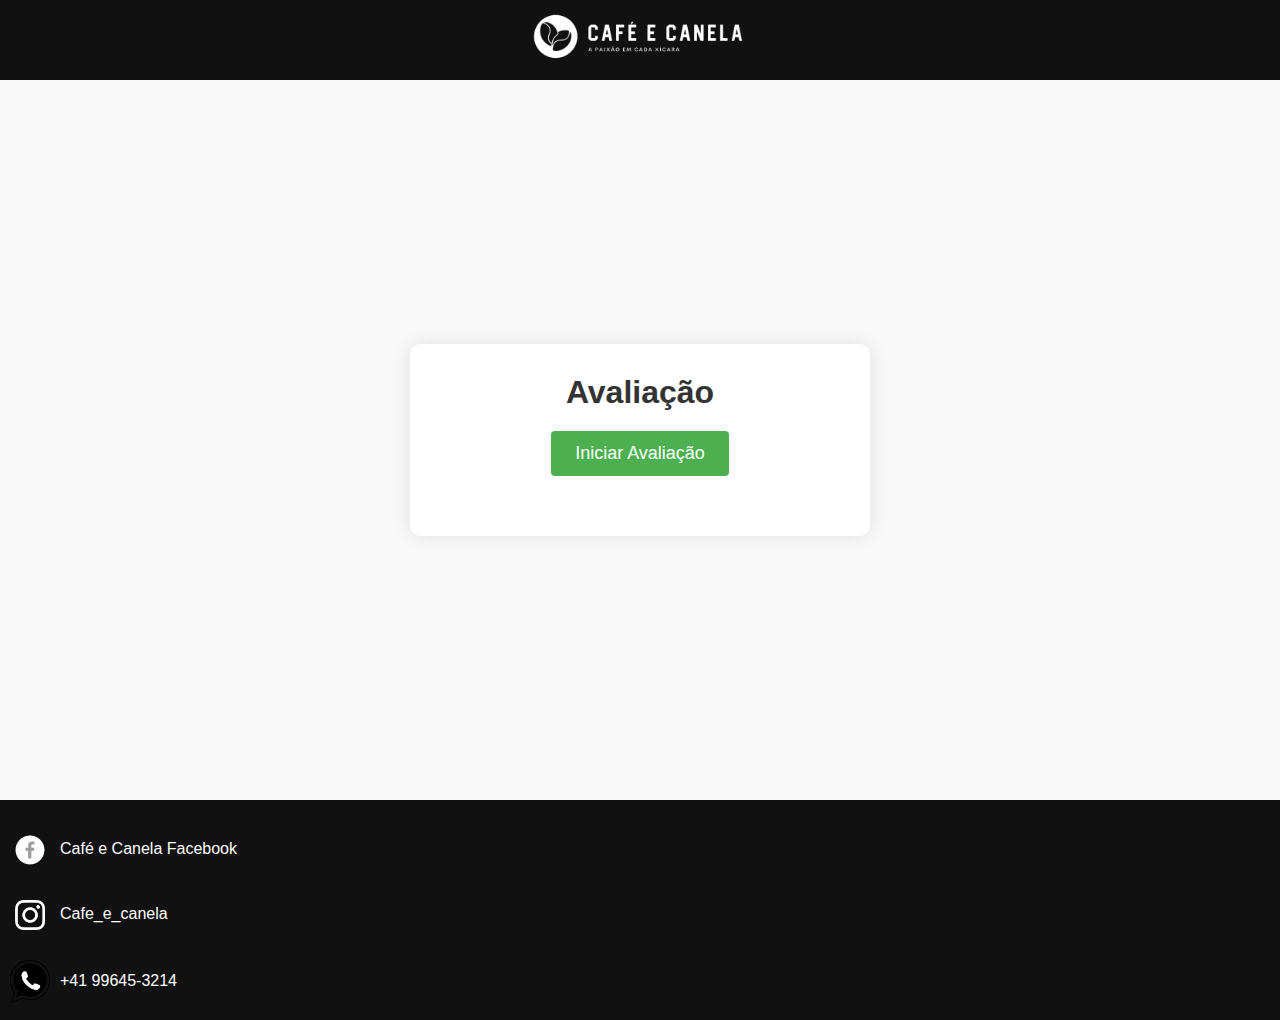
<file: Site - Cafe 3/View/AvalicaoPage/index.html>
<!DOCTYPE html>
<html lang="en">
<head>
    <meta charset="UTF-8">
    <meta name="viewport" content="width=device-width, initial-scale=1.0">
    <link rel="stylesheet" type="text/css" href="style.css">
    <title>Avaliação</title>
</head>
<body>
    <header>
        <a href="../../View/Home/index.html"><img src="../../IMG/white-logo.png" alt="Logo escrito Café e Canela em branco"></a>
    </header>

    <main>
        <div class="container">
            <h1>Avaliação</h1>
            <button onclick="iniciarAvaliacao()">Iniciar Avaliação</button>
            <div id="resultado"></div>
        </div>
    </main>
    <footer>
        <a href="#"><img src="../../IMG/facebook.png" alt="Logo do facebook">Café e Canela Facebook</a>
        <a href="#"><img src="../../IMG/intagram.png" alt="Logo do instagram" style="width: 30px; margin-left: 5px; margin-right: 15px;">Cafe_e_canela</a>
        <a href="tel:+5541996453214"><img src="../../IMG/whatsapp.png" alt="Logo do whatsapp">+41 99645-3214</a>
    </footer>
    <script src="script.js"></script>
</body>
</html>
</file>
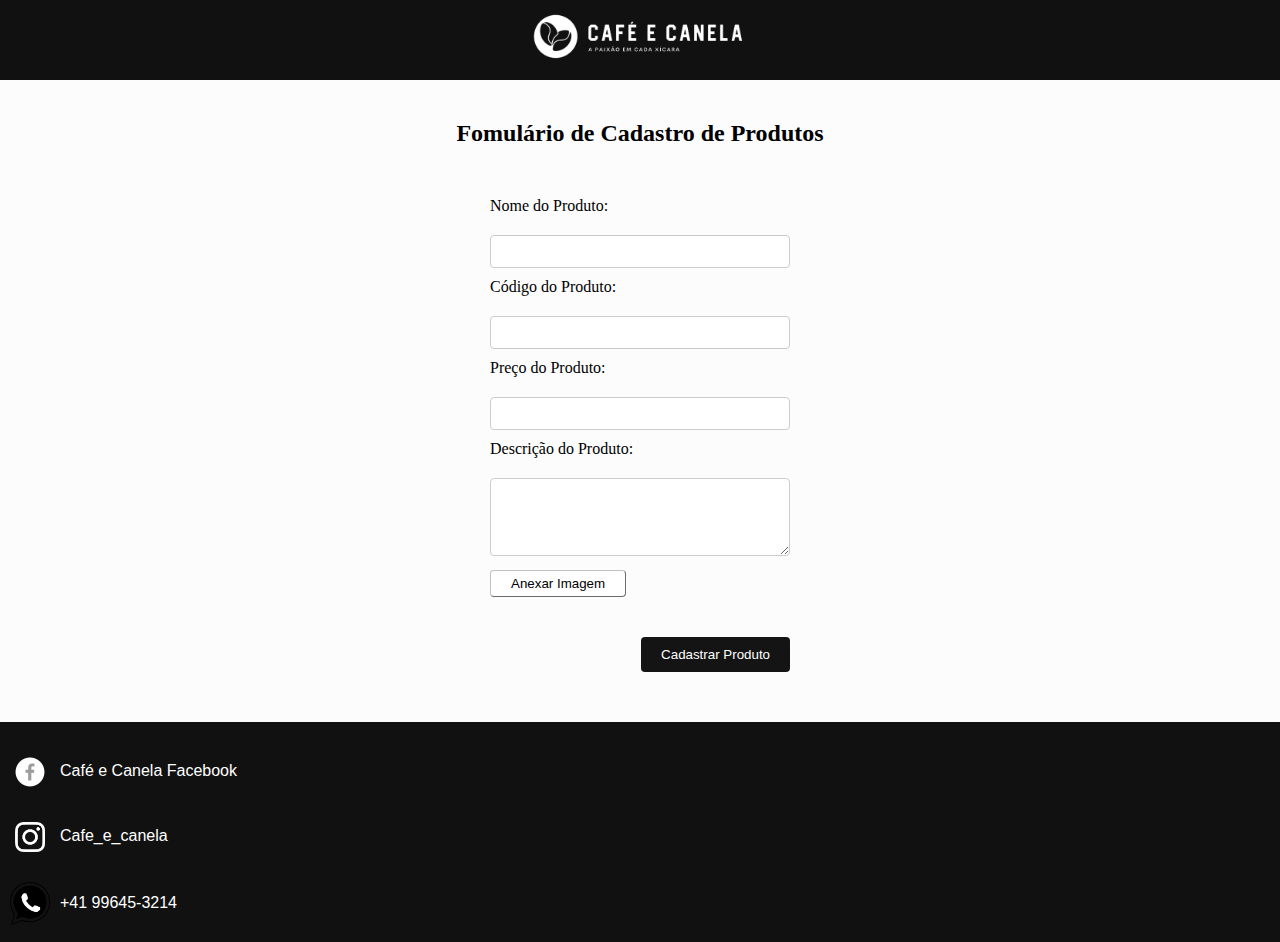
<file: Site - Cafe 3/View/CadastroProdutosPage/index.html>
<!DOCTYPE html>
<html lang="pt-br">
<head>
    <meta charset="UTF-8">
    <meta name="viewport" content="width=device-width, initial-scale=1.0">
    <title>História do Café</title>
    <link rel="stylesheet" type="text/css" href="style.css">
</head>
<body>
    <header>
        <a href="../../View/Home/index.html"><img src="../../IMG/white-logo.png" alt="Logo escrito Café e Canela em branco"></a>
    </header>
    <main>
        <h2>Fomulário de Cadastro de Produtos</h2>
        <section class="container-1">
            <form action="..." method="...">
                <div class="campo">
                    <label for="prod_nome">Nome do Produto:</label>
                    <input type="text" id="prod_nome" name="prod_nome" required>
                </div>

                <div class="campo">
                    <label for="prod_code">Código do Produto:</label>
                    <input type="text" id="prod_code" name="prod_code" required>
                </div>

                <div class="campo">
                    <label for="prod_preco">Preço do Produto:</label>
                    <input type="number" id="prod_preco" name="prod_preco" required>
                </div>

                <div class="campo">
                    <label for="prod_descrição">Descrição do Produto:</label>
                    <textarea id="descricao" name="prod_descrição" rows="4" cols="50" required></textarea>
                </div>

                <div class="campo">
                    <button>Anexar Imagem</button>
                </div>

                <input type="submit" value="Cadastrar Produto">
            </form>
        </section>
    </main>

    <footer>
        <a href="#"><img src="../../IMG/facebook.png" alt="Logo do facebook">Café e Canela Facebook</a>
        <a href="#"><img src="../../IMG/intagram.png" alt="Logo do instagram" style="width: 30px; margin-left: 5px; margin-right: 15px;">Cafe_e_canela</a>
        <a href="tel:+5541996453214"><img src="../../IMG/whatsapp.png" alt="Logo do whatsapp">+41 99645-3214</a>
    </footer>
</body>
</html>
</file>
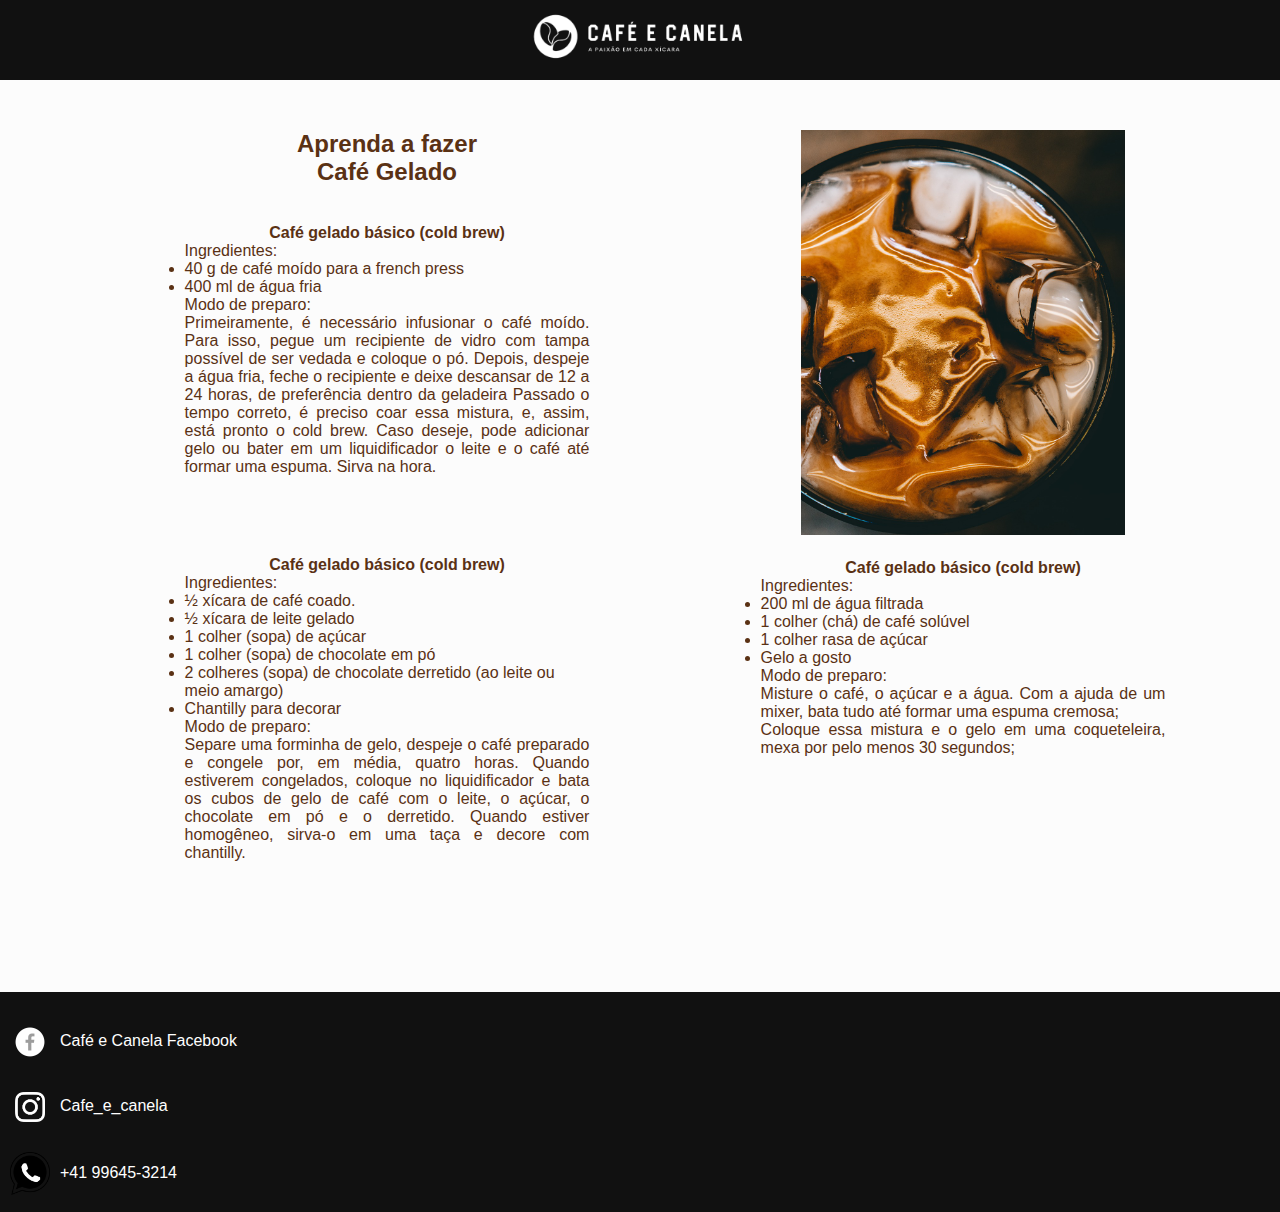
<file: Site - Cafe 3/View/CafeGeladoPage/index.html>
<!DOCTYPE html>
<html lang="pt-br">
<head>
    <meta charset="UTF-8">
    <meta name="viewport" content="width=device-width, initial-scale=1.0">
    <title>Café Gelado</title>
    <link rel="stylesheet" type="text/css" href="style.css">
</head>
<body>
    <header>
        <a href="../../View/Home/index.html"><img src="../../IMG/white-logo.png" alt="Logo escrito Café e Canela em branco"></a>
    </header>
    <main>
        <section class="container-1">
            <div class="txt_container">
                <div id="txt_1">
                    <h2>Aprenda a fazer</h2>
                    <h2>Café Gelado</h2><br>
                    <h4>Café gelado básico (cold brew)</h4>
                    <p>Ingredientes:</p>
                    <ul>
                        <li>40 g de café moído para a french press</li>
                        <li>400 ml de água fria</li>
                    </ul>
                    <p>Modo de preparo:</p>
                    <p>Primeiramente, é necessário infusionar o café moído. Para isso, pegue um recipiente de vidro com tampa possível de ser vedada e coloque o pó. Depois, despeje a água fria, feche o recipiente e deixe descansar de 12 a 24 horas, de preferência dentro da geladeira
                        Passado o tempo correto, é preciso coar essa mistura, e, assim, está pronto o cold brew. Caso deseje, pode adicionar gelo ou bater em um liquidificador o leite e o café até formar uma espuma. Sirva na hora.
                    </p>
                </div>
                <div id="txt_2">
                    <h4>Café gelado básico (cold brew)</h4>
                    <p>Ingredientes:</p>
                    <ul>
                        <li>½ xícara de café coado.</li>
                        <li>½ xícara de leite gelado</li>
                        <li>1 colher (sopa) de açúcar</li>
                        <li>1 colher (sopa) de chocolate em pó</li>
                        <li>2 colheres (sopa) de chocolate derretido (ao leite ou meio amargo)</li>
                        <li>Chantilly para decorar</li>
                    </ul>
                    <p>Modo de preparo:</p>
                    <p>Separe uma forminha de gelo, despeje o café preparado e congele por, em média, quatro horas. 
                        Quando estiverem congelados, coloque no liquidificador e bata os cubos de gelo de café com o leite, o açúcar, o chocolate em pó e o derretido. Quando estiver homogêneo, sirva-o em uma taça e decore com chantilly. 
                    </p>
                </div>
            </div>
        </section>
        <section class="container-2">
            <div class="txt_container">
                <img src="../../IMG/cafegelado.jpg" alt="Imagem de um copo de café gelado visto por cima.">
                <div id="txt_3">
                    <h4>Café gelado básico (cold brew)</h4>
                    <p>Ingredientes:</p>
                    <ul>
                        <li>200 ml de água filtrada</li>
                        <li>1 colher (chá) de café solúvel</li>
                        <li>1 colher rasa de açúcar</li>
                        <li>Gelo a gosto</li>
                    </ul>
                    <p>Modo de preparo:</p>
                    <p>Misture o café, o açúcar e a água. Com a ajuda de um mixer, bata tudo até formar uma espuma cremosa;</p>
                    <p>Coloque essa mistura e o gelo em uma coqueteleira, mexa por pelo menos 30 segundos;</p>
                </div>
            </div>
        </section>
    </main>

    <footer>
        <a href="#"><img src="../../IMG/facebook.png" alt="Logo do facebook">Café e Canela Facebook</a>
        <a href="#"><img src="../../IMG/intagram.png" alt="Logo do instagram" style="width: 30px; margin-left: 5px; margin-right: 15px;">Cafe_e_canela</a>
        <a href="tel:+5541996453214"><img src="../../IMG/whatsapp.png" alt="Logo do whatsapp">+41 99645-3214</a>
    </footer>
</body>
</html>
</file>
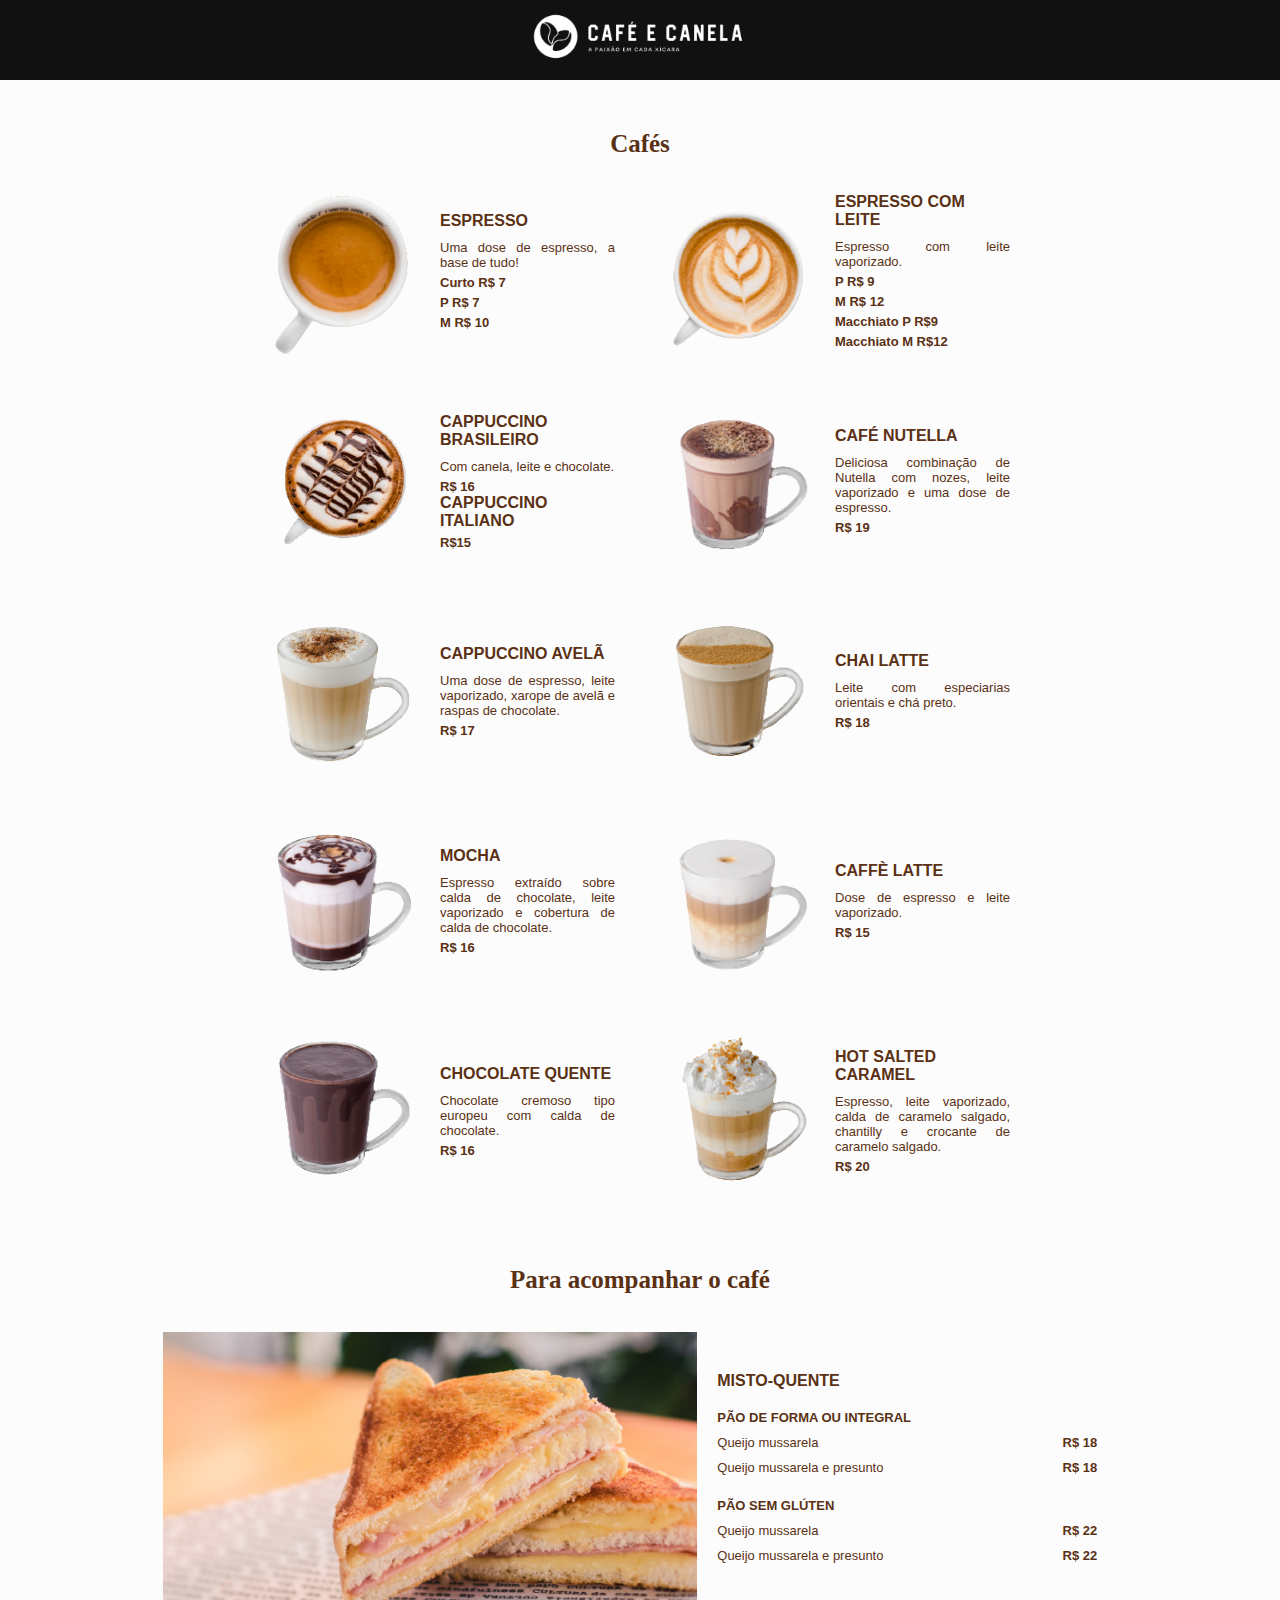
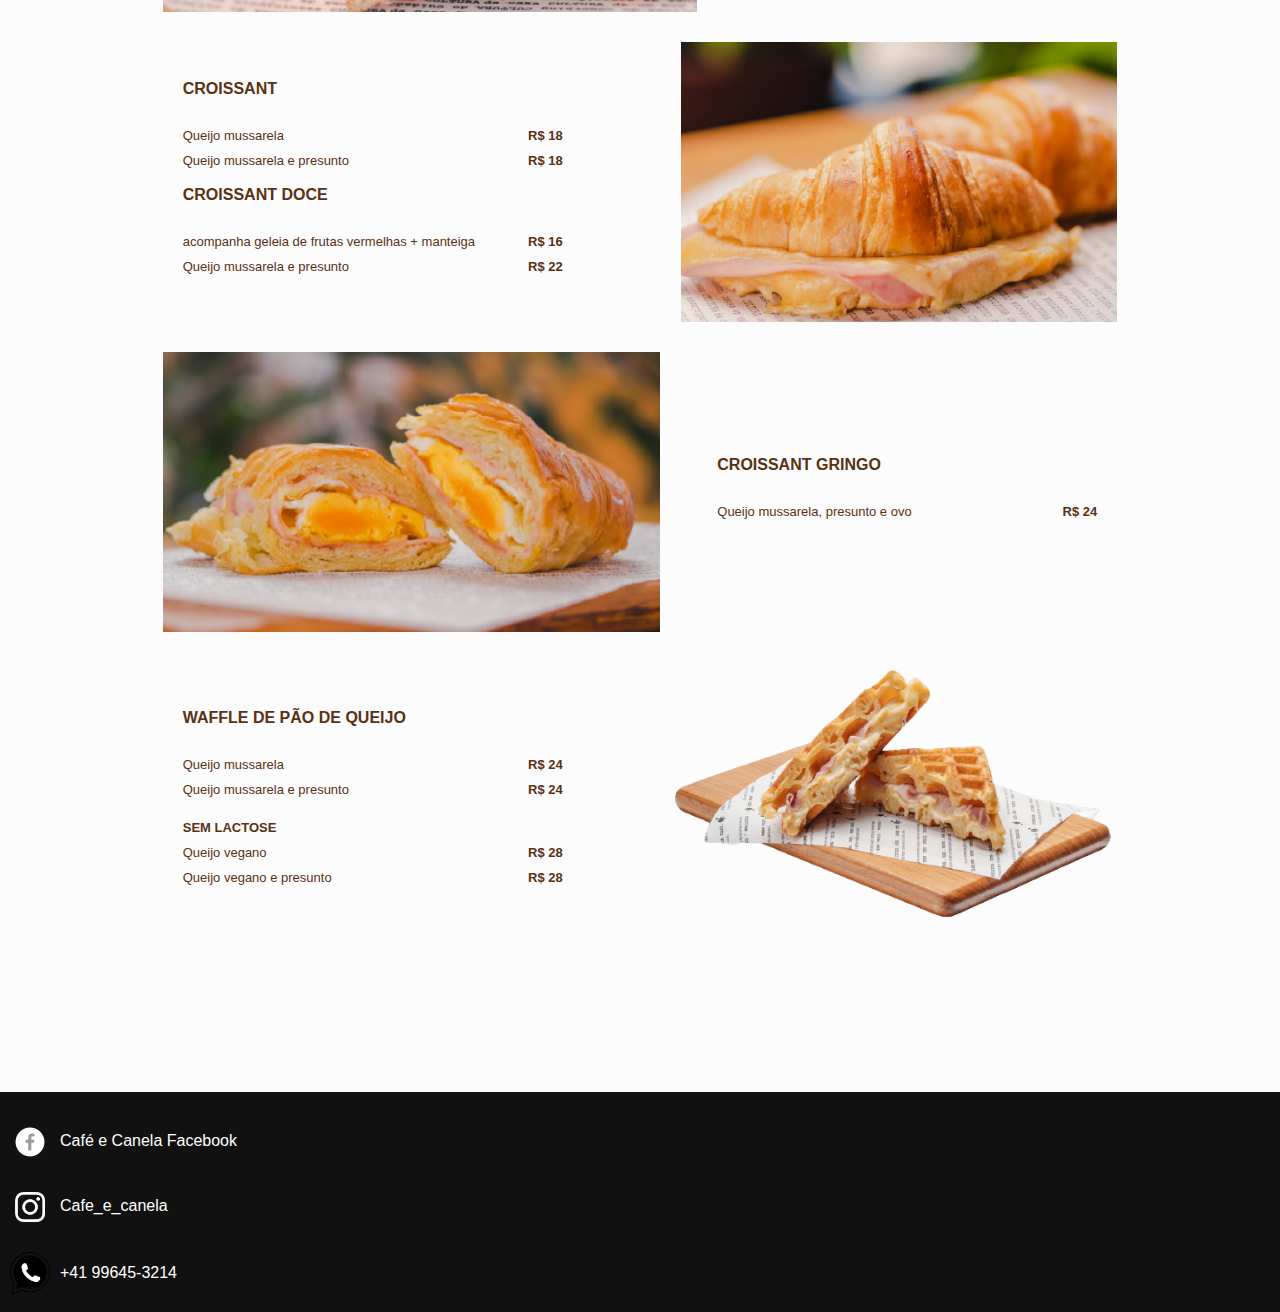
<file: Site - Cafe 3/View/CardapioPage/index.html>
<!DOCTYPE html>
<html lang="pt-br">
<head>
    <meta charset="UTF-8">
    <meta name="viewport" content="width=device-width, initial-scale=1.0">
    <title>Cardápio</title>
    <link rel="stylesheet" type="text/css" href="style.css">
</head>
<body>
    <header>
        <a href="../../View/Home/index.html"><img src="../../IMG/white-logo.png" alt="Logo escrito Café e Canela em branco"></a>
    </header>
    <main>
        <section class="container-1">
            <h2>Cafés</h2><br>
            <div class="centralizar-grid">
                <div class="grid-container">
                    <div class="grid-item">
                        <img src="../../IMG/Cardapio/Cafe/CAFE 1-PhotoRoom.png-PhotoRoom.png" alt="Cafe espresso">
                        <div class="txt_container">
                            <h2>ESPRESSO</h2>
                            <P>Uma dose de espresso, a base de tudo!</P>
                            <h4>Curto R$ 7</h4>
                            <h4>P R$ 7</h4>
                            <h4>M R$ 10</h4>
                        </div>
                    </div>
                    <div class="grid-item">
                        <img src="../../IMG/Cardapio/Cafe/CAFE 2-PhotoRoom.png-PhotoRoom.png" alt="Cafe espresso com leite">
                        <div class="txt_container">
                            <h2>ESPRESSO COM LEITE</h2>
                            <P>Espresso com leite vaporizado.</P>
                            <h4>P R$ 9</h4>
                            <h4>M R$ 12</h4>
                            <h4>Macchiato P R$9</h4>
                            <h4>Macchiato M R$12</h4>
                        </div>
                    </div>
                    <div class="grid-item">
                        <img src="../../IMG/Cardapio/Cafe/CAFE 3-PhotoRoom.png-PhotoRoom.png" alt="Cappuccino brasileiro">
                        <div class="txt_container">
                            <h2>CAPPUCCINO BRASILEIRO</h2>
                            <P>Com canela, leite e chocolate.</P>
                            <h4>R$ 16</h4>
                            <h2>CAPPUCCINO ITALIANO</h2>
                            <h4>R$15</h4>
                        </div>
                    </div>
                    <div class="grid-item">
                        <img src="../../IMG/Cardapio/Cafe/CAFE 4-PhotoRoom.png-PhotoRoom.png" alt="Cafe Nutella">
                        <div class="txt_container">
                            <h2>CAFÉ NUTELLA</h2>
                            <P>Deliciosa combinação
                                de Nutella com nozes,
                                leite vaporizado e uma
                                dose de espresso.</P>
                            <h4>R$ 19</h4>
                        </div>
                    </div>
                    <div class="grid-item">
                        <img src="../../IMG/Cardapio/Cafe/CAFE 5-PhotoRoom.png-PhotoRoom.png" alt="Cappuccino Avelã">
                        <div class="txt_container">
                            <h2>CAPPUCCINO AVELÃ</h2>
                            <P>Uma dose de espresso, leite vaporizado, xarope de avelã e raspas de chocolate.</P>
                            <h4>R$ 17</h4>
                        </div>
                    </div>
                    <div class="grid-item">
                        <img src="../../IMG/Cardapio/Cafe/CAFE 6-PhotoRoom.png-PhotoRoom.png" alt="Chai Latte">
                        <div class="txt_container">
                            <h2>CHAI LATTE</h2>
                            <P>Leite com especiarias
                                orientais e chá preto.</P>
                            <h4>R$ 18</h4>
                        </div>
                    </div>
                    <div class="grid-item">
                        <img src="../../IMG/Cardapio/Cafe/CAFE 7-PhotoRoom.png-PhotoRoom.png" alt="Mocha">
                        <div class="txt_container">
                            <h2>MOCHA</h2>
                            <P>Espresso extraído sobre calda de chocolate, leite vaporizado e cobertura de calda de chocolate.</P>
                            <h4>R$ 16</h4>
                        </div>
                    </div>
                    <div class="grid-item">
                        <img src="../../IMG/Cardapio/Cafe/CAFE 8-PhotoRoom.png-PhotoRoom.png" alt="Caffé Latte">
                        <div class="txt_container">
                            <h2>CAFFÈ LATTE</h2>
                            <P>Dose de espresso e
                                leite vaporizado.</P>
                            <h4>R$ 15</h4>
                        </div>
                    </div>
                    <div class="grid-item">
                        <img src="../../IMG/Cardapio/Cafe/CAFE 9-PhotoRoom.png-PhotoRoom.png" alt="Chocolate Quente">
                        <div class="txt_container">
                            <h2>CHOCOLATE QUENTE</h2>
                            <P>Chocolate cremoso tipo europeu com calda de chocolate.</P>
                            <h4>R$ 16</h4>
                        </div>
                    </div>
                    <div class="grid-item">
                        <img src="../../IMG/Cardapio/Cafe/CAFE 10-PhotoRoom.png-PhotoRoom.png" alt="Hot Salted Caramel">
                        <div class="txt_container">
                            <h2>HOT SALTED CARAMEL</h2>
                            <P>Espresso, leite vaporizado, calda de caramelo salgado, chantilly e crocante
                                de caramelo salgado.</P>
                            <h4>R$ 20</h4>
                        </div>
                    </div>
                </div>
            </div>
            <div class="acompanhamento">
                <h2>Para acompanhar o café</h2><br>
                <div class="centralizar-grid">
                    <div class="grid-container2">
                        <div class="grid-item2">
                            <img src="../../IMG/Cardapio/Acompanhamento/COMIDA 1.PNG" alt="Cafe espresso">
                            <div class="align-txt2">
                                <div class="txt_container2">
                                    <h2>MISTO-QUENTE</h2>
                                    <h4>PÃO DE FORMA OU INTEGRAL</h4>
                                    <div class="produto"><p>Queijo mussarela</p><strong>R$ 18</strong></div>
                                    <div class="produto"><p>Queijo mussarela e presunto</p><strong>R$ 18</strong></div>
                                    <br><h4>PÃO SEM GLÚTEN</h4>
                                    <div class="produto"><p>Queijo mussarela</p><strong>R$ 22</strong></div>
                                    <div class="produto"><p>Queijo mussarela e presunto</p><strong>R$ 22</strong></div>
                                </div>
                            </div>
                        </div>
                        <div class="grid-item2">
                            <div class="align-txt2">
                                <div class="txt_container2">
                                    <h2>CROISSANT</h2>
                                    <div class="produto"><p>Queijo mussarela</p><strong>R$ 18</strong></div>
                                    <div class="produto"><p>Queijo mussarela e presunto</p><strong>R$ 18</strong></div>
                                    <br><h2>CROISSANT DOCE</h2>
                                    <div class="produto"><p>acompanha geleia de frutas vermelhas + manteiga</p><strong>R$ 16</strong></div>
                                    <div class="produto"><p>Queijo mussarela e presunto</p><strong>R$ 22</strong></div>
                                </div>
                            </div>
                            <img src="../../IMG/Cardapio/Acompanhamento/COMIDA 2.PNG" alt="Cafe espresso com leite">
                        </div>
                        <div class="grid-item2">
                            <img src="../../IMG/Cardapio/Acompanhamento/COMIDA 3.PNG" alt="Cappuccino brasileiro">
                            <div class="align-txt2">
                                <div class="txt_container2">
                                    <h2>CROISSANT GRINGO</h2>
                                    <div class="produto"><p>Queijo mussarela, presunto e ovo</p><strong>R$ 24</strong></div>
                                </div>
                            </div>
                        </div>
                        <div class="grid-item2">
                            <div class="align-txt2">
                                <div class="txt_container2">
                                    <h2>WAFFLE DE PÃO DE QUEIJO</h2>
                                    <div class="produto"><p>Queijo mussarela</p><strong>R$ 24</strong></div>
                                    <div class="produto"><p>Queijo mussarela e presunto</p><strong>R$ 24</strong></div>
                                    <br><h4>SEM LACTOSE</h4>
                                    <div class="produto"><p>Queijo vegano</p><strong>R$ 28</strong></div>
                                    <div class="produto"><p>Queijo vegano e presunto</p><strong>R$ 28</strong></div>
                                </div>
                            </div>
                            <img src="../../IMG/Cardapio/Acompanhamento/COMIDA 4-PhotoRoom.png-PhotoRoom.png" alt="Cafe Nutella">
                        </div>
                    </div>
                </div>
            </div>
        </section>
    </main>

    <footer>
        <a href="#"><img src="../../IMG/facebook.png" alt="Logo do facebook">Café e Canela Facebook</a>
        <a href="#"><img src="../../IMG/intagram.png" alt="Logo do instagram" style="width: 30px; margin-left: 5px; margin-right: 15px;">Cafe_e_canela</a>
        <a href="tel:+5541996453214"><img src="../../IMG/whatsapp.png" alt="Logo do whatsapp">+41 99645-3214</a>
    </footer>
</body>
</html>
</file>
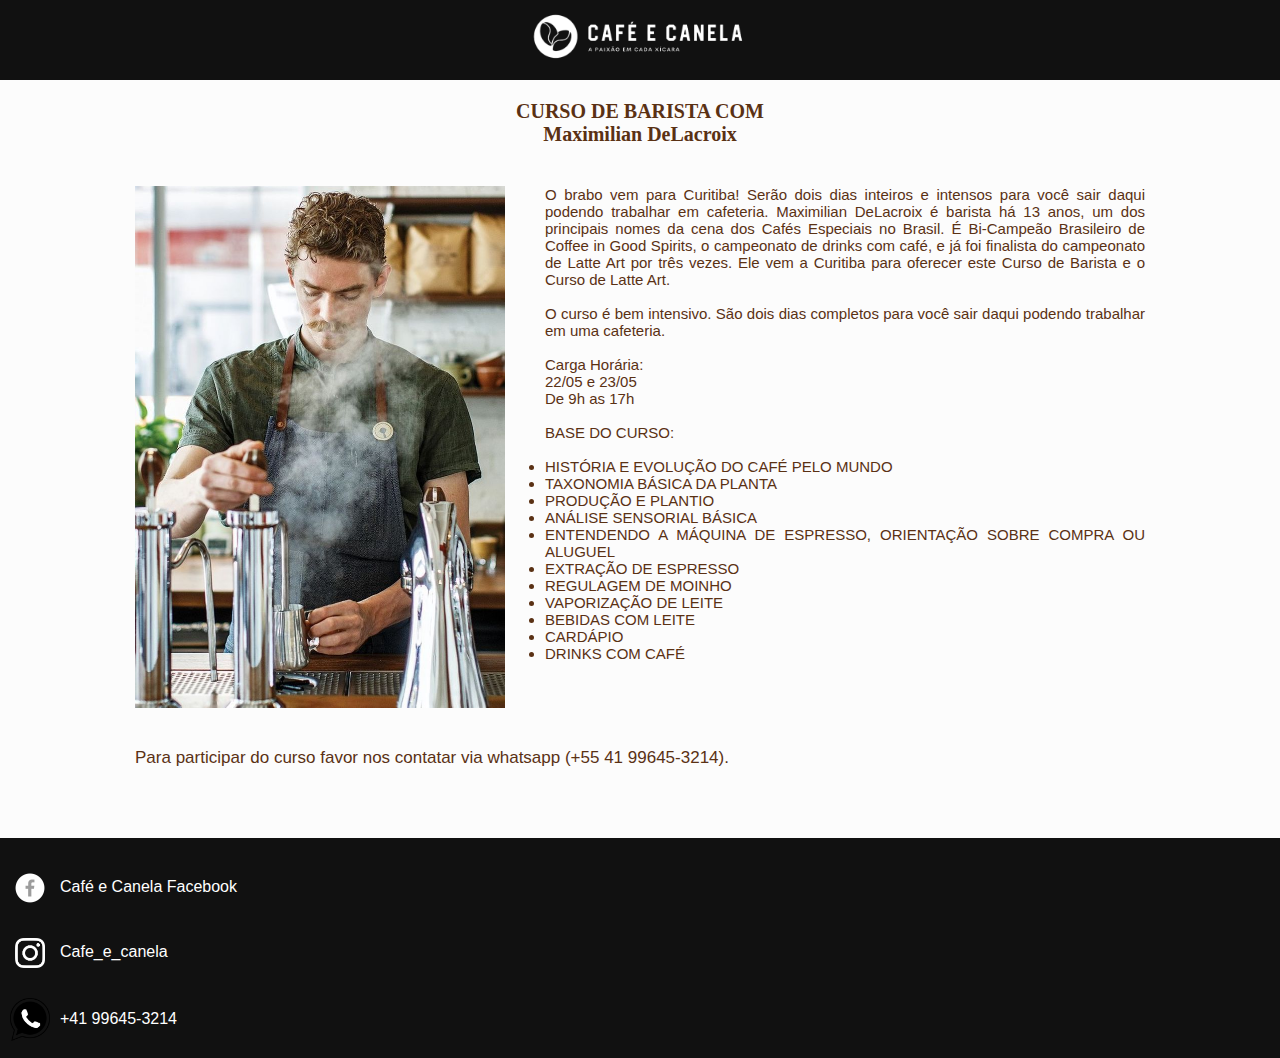
<file: Site - Cafe 3/View/CursoBarista/index.html>
<!DOCTYPE html>
<html lang="pt-br">
<head>
    <meta charset="UTF-8">
    <meta name="viewport" content="width=device-width, initial-scale=1.0">
    <title>Café e Canela</title>
    <link rel="stylesheet" type="text/css" href="style.css">
</head>
<body>
    <header>
        <a href="../../View/Home/index.html"><img src="../../IMG/white-logo.png" alt="Logo escrito Café e Canela em branco"></a>
    </header>
    <main>
        <h2> CURSO DE BARISTA COM </h2>
        <h2>Maximilian DeLacroix</h2>
        <section class="container-1">
            <img src="../../IMG/barista.jpg" alt="Maximilian DeLacroix">
            <div class="text-1">
                <p>O brabo vem para Curitiba! Serão dois dias inteiros e intensos para você sair daqui podendo trabalhar em cafeteria. Maximilian DeLacroix é barista há 13 anos, um dos principais nomes da cena dos Cafés Especiais no Brasil. É Bi-Campeão Brasileiro de Coffee in Good Spirits, o campeonato de drinks com café, e já foi finalista do campeonato de Latte Art por três vezes. Ele vem a Curitiba para oferecer este Curso de Barista e o Curso de Latte Art.
                </p><br>
                <p>O curso é bem intensivo. São dois dias completos para você sair daqui podendo trabalhar em uma cafeteria.</p><br>
                <p>Carga Horária:</p>
                <p>22/05 e 23/05</p>
                <p>De 9h as 17h</p><br>
                <p>BASE DO CURSO:</p><br>
                <ul>
                    <li>HISTÓRIA E EVOLUÇÃO DO CAFÉ PELO MUNDO</li>
                    <li>TAXONOMIA BÁSICA DA PLANTA</li>
                    <li>PRODUÇÃO E PLANTIO</li>
                    <li>ANÁLISE SENSORIAL BÁSICA</li>
                    <li>ENTENDENDO A MÁQUINA DE ESPRESSO, ORIENTAÇÃO SOBRE COMPRA OU ALUGUEL</li>
                    <li>EXTRAÇÃO DE ESPRESSO</li>
                    <li>REGULAGEM DE MOINHO</li>
                    <li>VAPORIZAÇÃO DE LEITE</li>
                    <li>BEBIDAS COM LEITE</li>
                    <li>CARDÁPIO</li>
                    <li>DRINKS COM CAFÉ</li>
                </ul>
            </div>
        </section>
        <section class="container-2">
            <div class="text-2">
                <p>Para participar do curso favor nos contatar via whatsapp (+55 41 99645-3214).</p><br>
            </div>
        </section>
    </main>
    <footer>
        <a href="#"><img src="../../IMG/facebook.png" alt="Logo do facebook">Café e Canela Facebook</a>
        <a href="#"><img src="../../IMG/intagram.png" alt="Logo do instagram" style="width: 30px; margin-left: 5px; margin-right: 15px;">Cafe_e_canela</a>
        <a href="tel:+5541996453214"><img src="../../IMG/whatsapp.png" alt="Logo do whatsapp">+41 99645-3214</a>
    </footer>
</body>
</html>
</file>
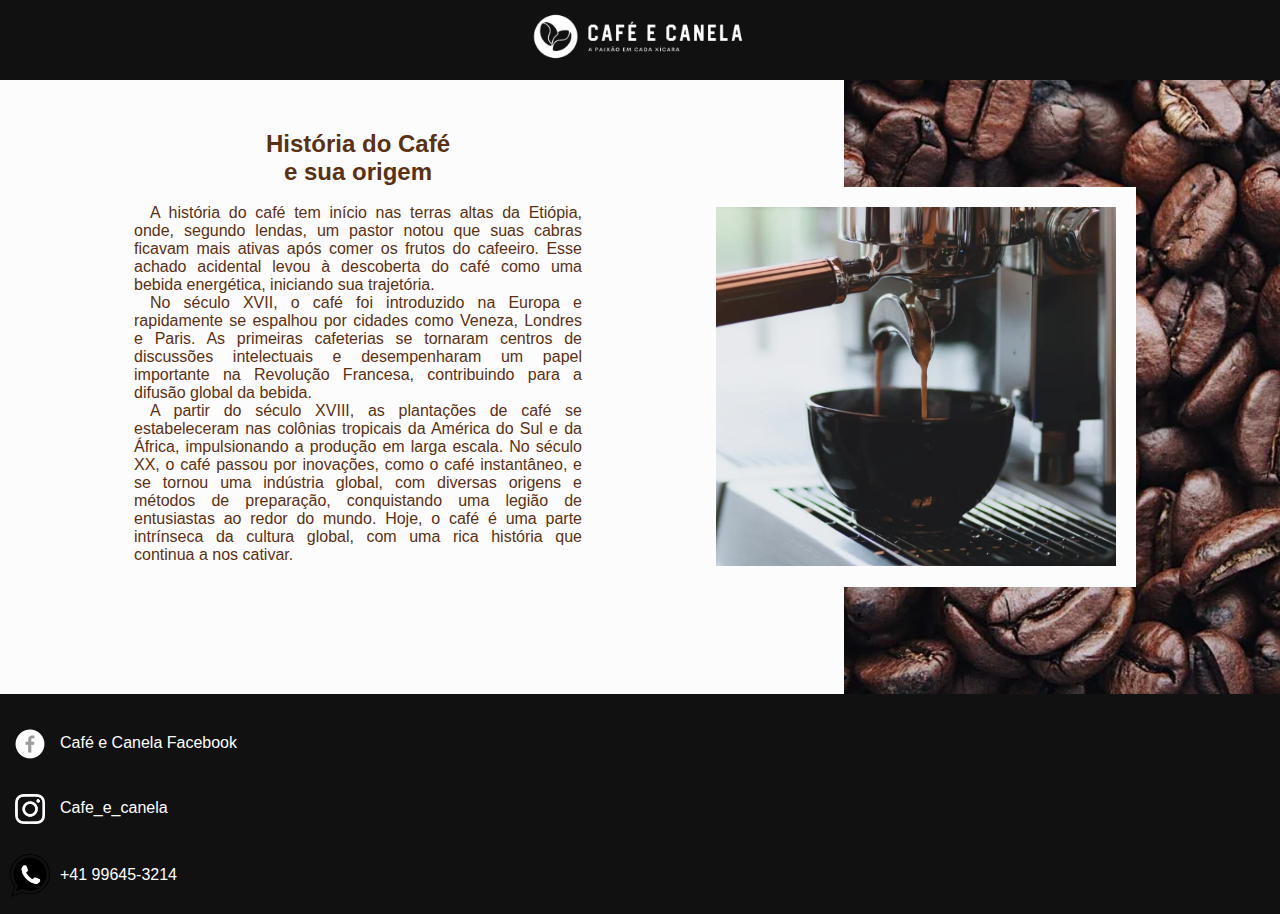
<file: Site - Cafe 3/View/HistoriaCafePage/index.html>
<!DOCTYPE html>
<html lang="pt-br">
<head>
    <meta charset="UTF-8">
    <meta name="viewport" content="width=device-width, initial-scale=1.0">
    <title>História do Café</title>
    <link rel="stylesheet" type="text/css" href="style.css">
</head>
<body>
    <header>
        <a href="../../View/Home/index.html"><img src="../../IMG/white-logo.png" alt="Logo escrito Café e Canela em branco"></a>
    </header>
    <main>
        <section class="container-1">
            <div class="txt_container">
                <div id="txt_1">
                    <h2>História do Café</h2>
                    <h2>e sua origem</h2><br>
                    <p>
                        &emsp;A história do café tem início nas terras altas da Etiópia, onde, segundo lendas, um pastor notou que suas cabras ficavam mais ativas após comer os frutos do cafeeiro. Esse achado acidental levou à descoberta do café como uma bebida energética, iniciando sua trajetória.
                    </p>
                    <p>
                        &emsp;No século XVII, o café foi introduzido na Europa e rapidamente se espalhou por cidades como Veneza, Londres e Paris. As primeiras cafeterias se tornaram centros de discussões intelectuais e desempenharam um papel importante na Revolução Francesa, contribuindo para a difusão global da bebida.
                    </p>
                    <p>
                        &emsp;A partir do século XVIII, as plantações de café se estabeleceram nas colônias tropicais da América do Sul e da África, impulsionando a produção em larga escala. No século XX, o café passou por inovações, como o café instantâneo, e se tornou uma indústria global, com diversas origens e métodos de preparação, conquistando uma legião de entusiastas ao redor do mundo. Hoje, o café é uma parte intrínseca da cultura global, com uma rica história que continua a nos cativar.
                    </p>
                </div>
            </div>
        </section>
        <section class="container-2">
            <img src="../../IMG/cafe-maquina.png">
        </section>
    </main>

    <footer>
        <a href="#"><img src="../../IMG/facebook.png" alt="Logo do facebook">Café e Canela Facebook</a>
        <a href="#"><img src="../../IMG/intagram.png" alt="Logo do instagram" style="width: 30px; margin-left: 5px; margin-right: 15px;">Cafe_e_canela</a>
        <a href="tel:+5541996453214"><img src="../../IMG/whatsapp.png" alt="Logo do whatsapp">+41 99645-3214</a>
    </footer>
</body>
</html>
</file>
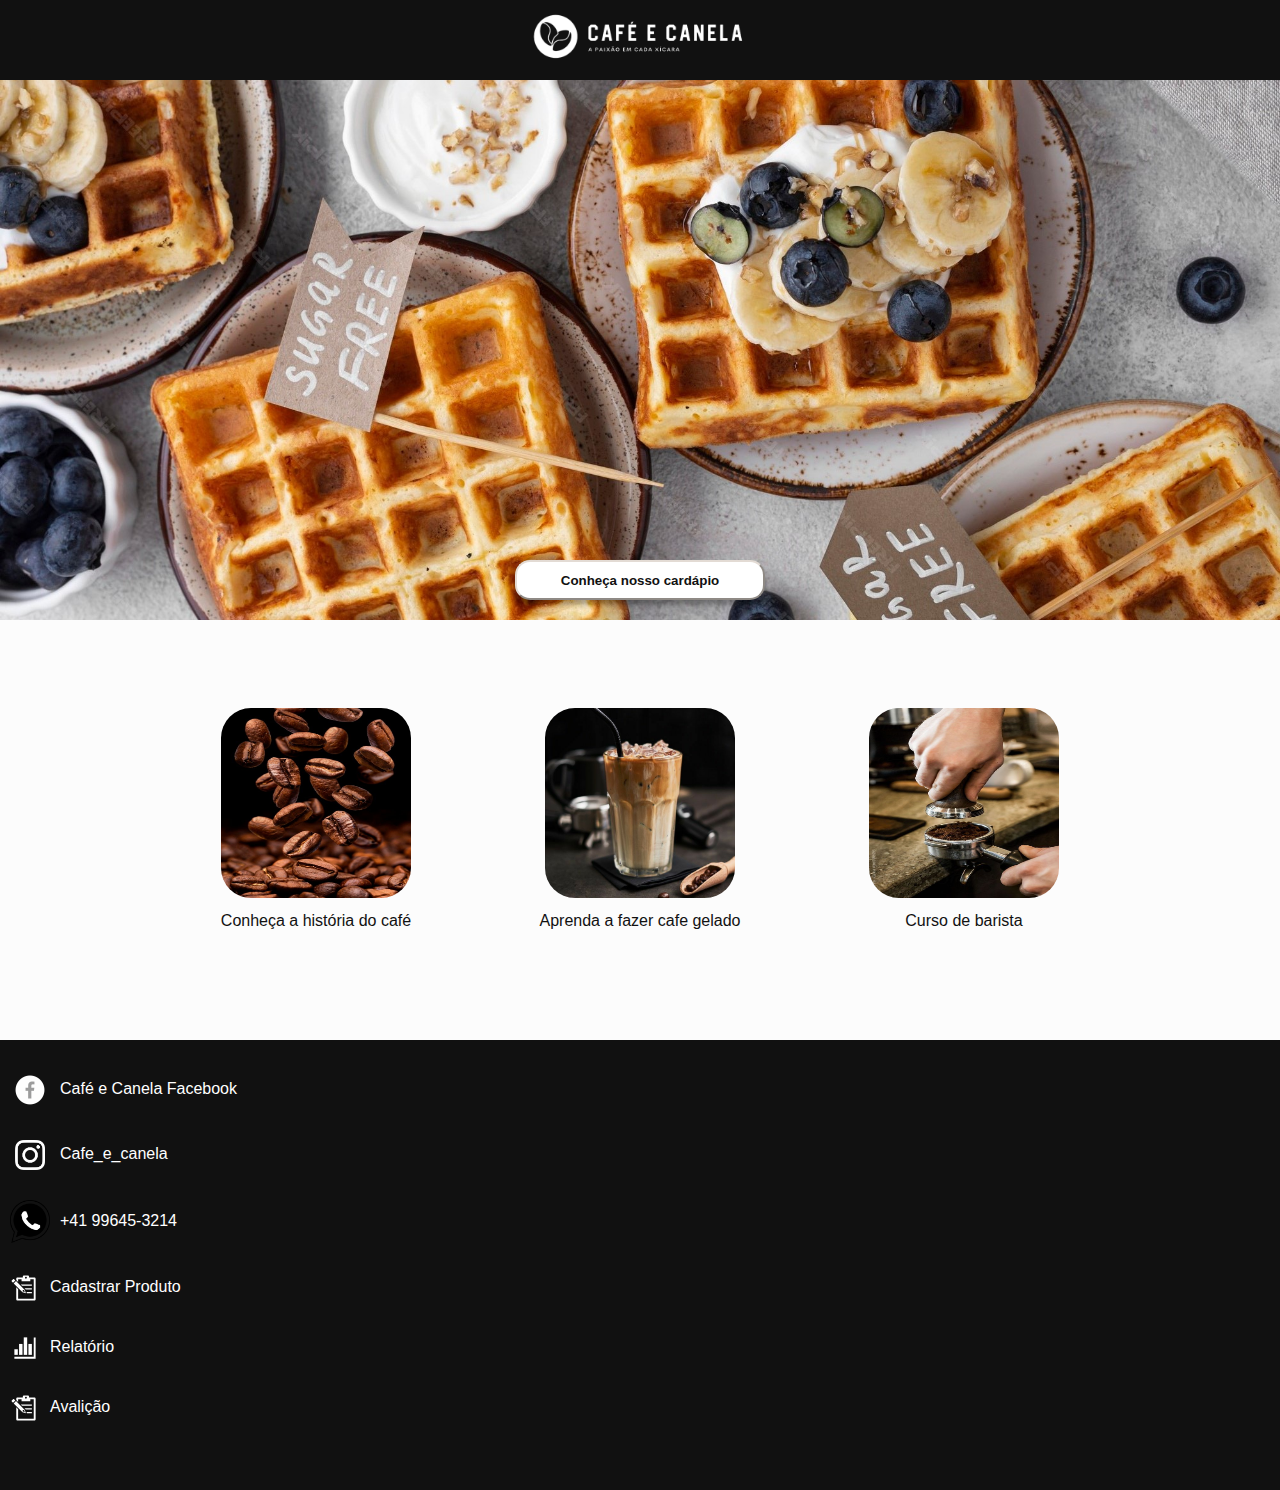
<file: Site - Cafe 3/View/Home/index.html>
<!-- Criei uma nova pagina de avalicao: Utilizei um FOR para chamar cada uma das perguntas uma a uma.
O DO WHILE utilizei para criar as perguntas e avaliar se os critérios do usario atendem o que foi pedido.
Para acessar a pagina de avalição vá até o footer e clique no botão avaliação-->

<!-- Criei uma nova pagina de de login utilizando o IF e o Else: Utilizei “acompanhador” de 
    eventos para verificar se pessoa submeteu o formulário. Se sim ele chama a função verificar login. 
    A função verificar login verifica se o email e a senha estão corretos, se sim ele entra na pagina Home e se não ele chama 
    um alerta um alerta “email ou senha incorretos” essa verificação foi realizada a estrututa IF.-->

<!DOCTYPE html>
<html lang="pt-br">
<head>
    <meta charset="UTF-8">
    <meta name="viewport" content="width=device-width, initial-scale=1.0">
    <title>Café e Canela</title>
    <link rel="stylesheet" type="text/css" href="style.css">
</head>
<body>
    <header>
        <a href="../../View/Home/index.html"><img src="../../IMG/white-logo.png" alt="Logo escrito Café e Canela em branco"></a>
    </header>
    <main>
        <section class="container-1">
            <a href="../../View/CardapioPage/index.html"><button id="btn_cardapio">Conheça nosso cardápio</button></a>
        </section>

        <section class="container-2">
            <div id="box_buttons">
                <div class="box_button">
                    <a href="../../View/HistoriaCafePage/index.html"><img src="../../IMG/button1.jpg" alt="Queda de grãos de café com um fundo escuro"> Conheça a história do café</a>
                </div>

                <div class="box_button">
                    <a href="../../View/CafeGeladoPage/index.html"><img src="../../IMG/button2.jpg" alt="imagem de um copo com café gelado"> Aprenda a fazer cafe gelado</a>
                </div>

                <div class="box_button">
                    <a href="../../View/CursoBarista/index.html"><img src="../../IMG/button3.jpg" alt="Mão colocando o café dentro da máquina"> Curso de barista </a>
                </div>
            </div>
        </section>
    </main>

    <footer class="container-3">
        <a href="#"><img src="../../IMG/facebook.png" alt="Logo do facebook">Café e Canela Facebook</a>
        <a href="#"><img src="../../IMG/intagram.png" alt="Logo do instagram" style="width: 30px; margin-left: 5px; margin-right: 15px;">Cafe_e_canela</a>
        <a href="tel:+5541996453214"><img src="../../IMG/whatsapp.png" alt="Logo do whatsapp">+41 99645-3214</a>
        <a href="../../View/CadastroProdutosPage/index.html"><img id="cad_produto" src="../../IMG/cad_produto.svg">Cadastrar Produto</a>
        <a href="../../View/Relatorio/index.html"><img id="icon_relatorio" src="../../IMG/relatorio.svg">Relatório</a>
        <a href="../../View/AvalicaoPage/index.html"><img id="cad_produto" src="../../IMG/cad_produto.svg">Avalição</a>
    </footer>
</body>
</html>
</file>
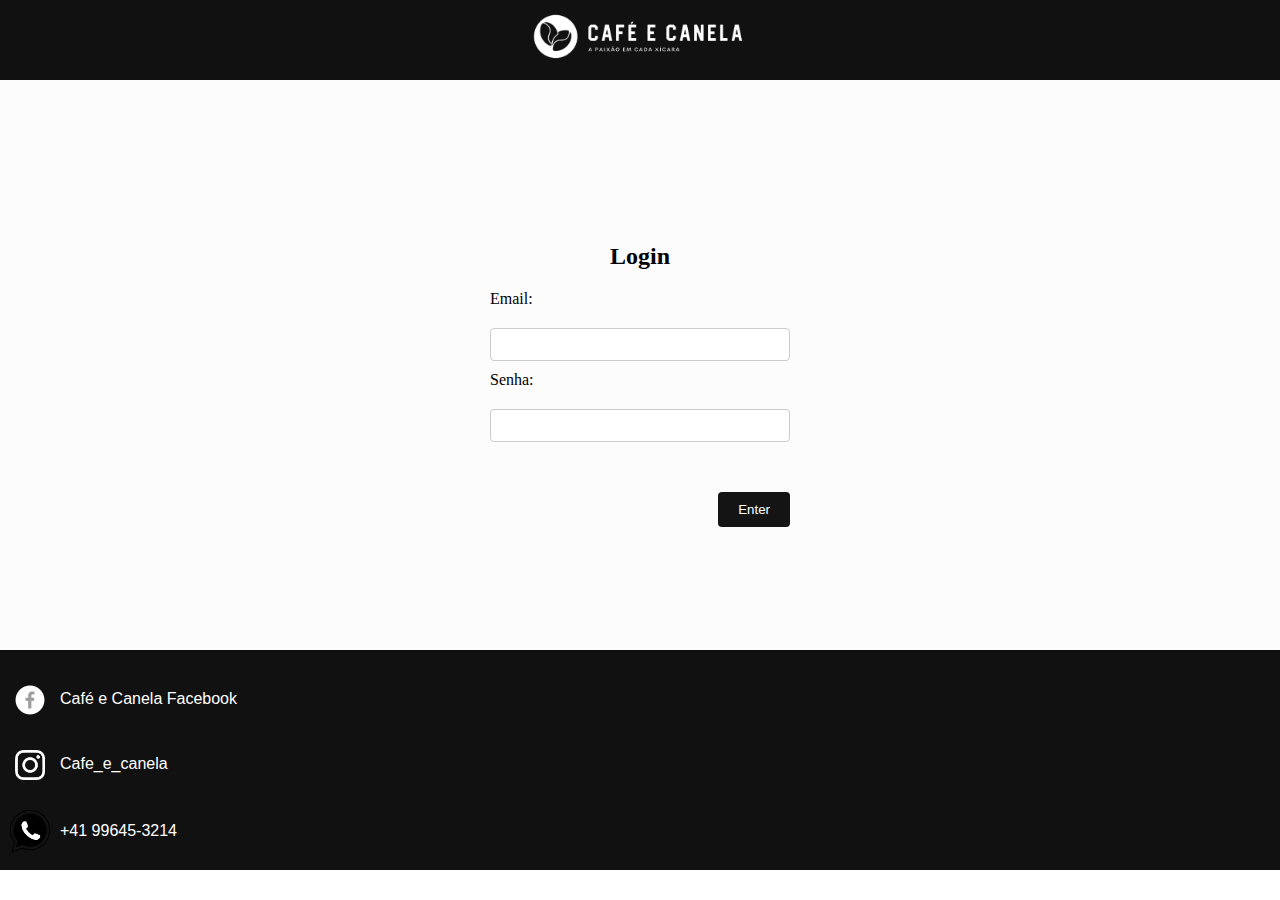
<file: Site - Cafe 3/View/LoginPage/index.html>
<!DOCTYPE html>
<html lang="pt-br">
<head>
    <script defer src="../LoginPage/script.js"></script>
    <meta charset="UTF-8">
    <meta name="viewport" content="width=device-width, initial-scale=1.0">
    <title>História do Café</title>
    <link rel="stylesheet" type="text/css" href="style.css">
</head>
<body>
    <header>
        <a href=""><img src="../../IMG/white-logo.png" alt="Logo escrito Café e Canela em branco"></a>
    </header>
    <main>
        <section class="container-1">
            <div class="form-1">
                <h2>Login</h2>
                <form id="formulario">
                    <div class="campo">
                        <label for="Email">Email:</label>
                        <input type="text" id="Email" name="Email" required>
                    </div>
                    <div class="campo">
                        <label for="senha">Senha:</label>
                        <input type="password" id="senha" name="senha" required>
                    </div>
                    <input type="submit" value="Enter">
                </form>
            </div>
        </section>
    </main>

    <footer>
        <a href="#"><img src="../../IMG/facebook.png" alt="Logo do facebook">Café e Canela Facebook</a>
        <a href="#"><img src="../../IMG/intagram.png" alt="Logo do instagram" style="width: 30px; margin-left: 5px; margin-right: 15px;">Cafe_e_canela</a>
        <a href="tel:+5541996453214"><img src="../../IMG/whatsapp.png" alt="Logo do whatsapp">+41 99645-3214</a>
    </footer>
</body>
</html>
</file>
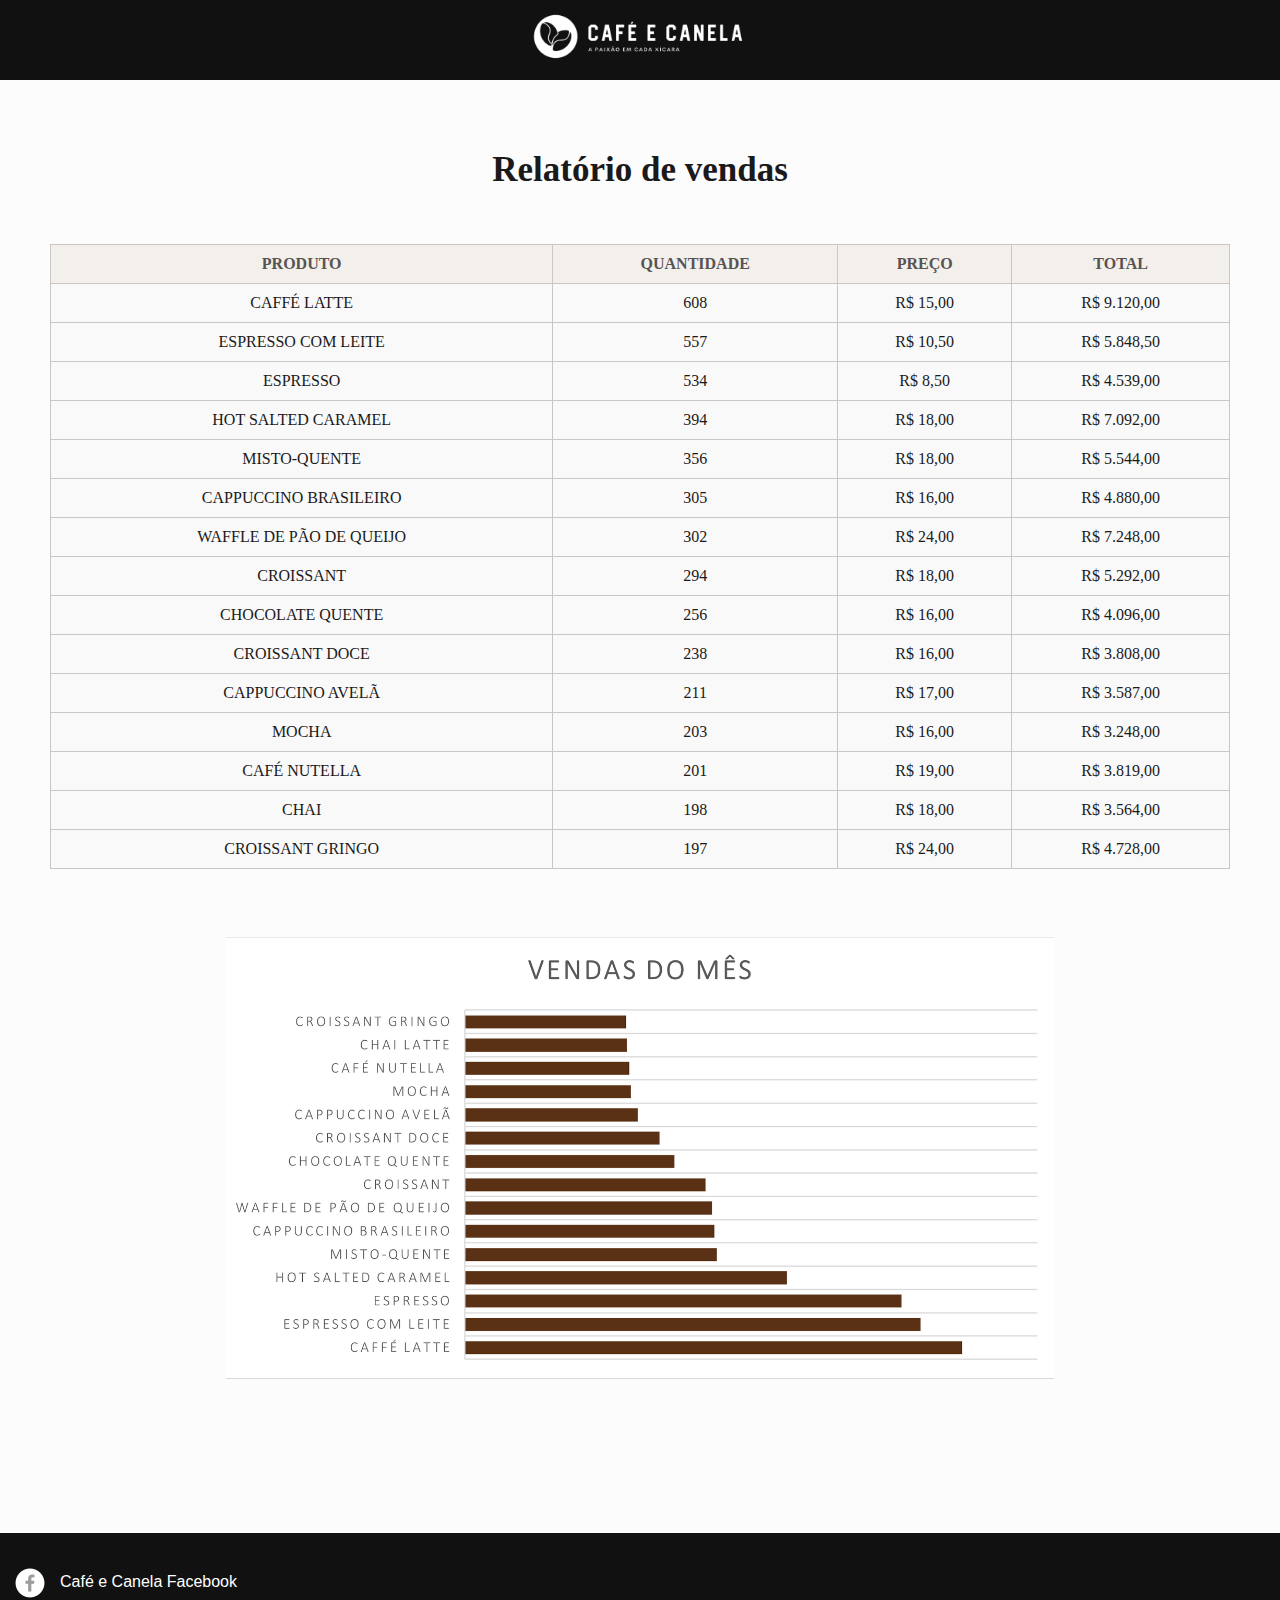
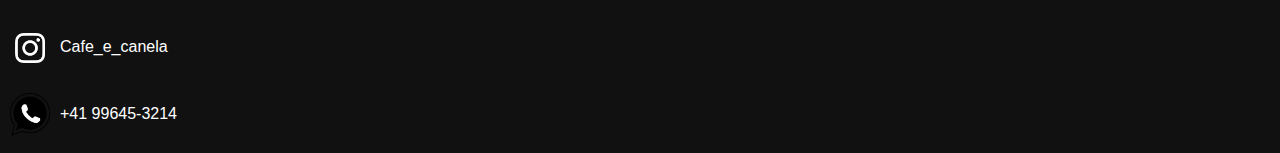
<file: Site - Cafe 3/View/Relatorio/index.html>
<!DOCTYPE html>
<html lang="pt-br">
<head>
    <meta charset="UTF-8">
    <meta name="viewport" content="width=device-width, initial-scale=1.0">
    <title>Café e Canela</title>
    <link rel="stylesheet" type="text/css" href="style.css">
</head>
<body>
    <header>
        <a href="../../View/Home/index.html"><img src="../../IMG/white-logo.png" alt="Logo escrito Café e Canela em branco"></a>
    </header>
    <main>
    <section class="container-1">
        <h2> Relatório de vendas</h2>
        
    
    
            <table>
                <tr>
                    <th>PRODUTO</th>
                    <th>QUANTIDADE</th>
                    <th>PREÇO</th>
                    <th>TOTAL</th>
                </tr>
                <tr>
                    <td>CAFFÉ LATTE</td>
                    <td>608</td>
                    <td>R$ 15,00</td>
                    <td>R$ 9.120,00</td>
                </tr>
                <tr>
                    <td>ESPRESSO COM LEITE</td>
                    <td>557</td>
                    <td>R$ 10,50</td>
                    <td>R$ 5.848,50</td>
                </tr>
                <tr>
                    <td>ESPRESSO</td>
                    <td>534</td>
                    <td>R$ 8,50</td>
                    <td>R$ 4.539,00</td>
                </tr>
                <tr>
                    <td>HOT SALTED CARAMEL</td>
                    <td>394</td>
                    <td>R$ 18,00</td>
                    <td>R$ 7.092,00</td>
                </tr>
                <tr>
                    <td>MISTO-QUENTE</td>
                    <td>356</td>
                    <td>R$ 18,00</td>
                    <td>R$ 5.544,00</td>
                </tr>
                <tr>
                    <td>CAPPUCCINO BRASILEIRO</td>
                    <td>305</td>
                    <td>R$ 16,00</td>
                    <td>R$ 4.880,00</td>
                </tr>
                <tr>
                    <td>WAFFLE DE PÃO DE QUEIJO</td>
                    <td>302</td>
                    <td>R$ 24,00</td>
                    <td>R$ 7.248,00</td>
                </tr>
                <tr>
                    <td>CROISSANT</td>
                    <td>294</td>
                    <td>R$ 18,00</td>
                    <td>R$ 5.292,00</td>
                </tr>
                <tr>
                    <td>CHOCOLATE QUENTE</td>
                    <td>256</td>
                    <td>R$ 16,00</td>
                    <td>R$ 4.096,00</td><br>
                </tr>
                <tr>
                    <td>CROISSANT DOCE</td>
                    <td>238</td>
                    <td>R$ 16,00</td>
                    <td>R$ 3.808,00</td>
                </tr>
                <tr>
                    <td>CAPPUCCINO AVELÃ</td>
                    <td>211</td>
                    <td>R$ 17,00</td>
                    <td>R$ 3.587,00 </td>
                </tr>
                <tr>
                    <td>MOCHA</td>
                    <td>203</td>
                    <td>R$ 16,00</td>
                    <td>R$ 3.248,00</td><br>
                </tr>
                <tr>
                    <td>CAFÉ NUTELLA</td>
                    <td>201</td>
                    <td>R$ 19,00</td>
                    <td>R$ 3.819,00</td>
                </tr>
                <tr>
                    <td>CHAI</td>
                    <td>198</td>
                    <td>R$ 18,00</td>
                    <td>R$ 3.564,00</td>
                </tr>
                <tr>
                    <td>CROISSANT GRINGO</td>
                    <td>197</td>
                    <td>R$ 24,00</td>
                    <td>R$ 4.728,00</td><br>
                </tr>
                </table>
                <br>
           
                <div class="grid-item">
                    <img src="../../IMG/graficovendas.PNG" alt="Gráfico das Vendas">
                </div>
    
    </section>
    </main>
    
    <footer>
        <a href="#"><img src="../../IMG/facebook.png" alt="Logo do facebook">Café e Canela Facebook</a>
        <a href="#"><img src="../../IMG/intagram.png" alt="Logo do instagram" style="width: 30px; margin-left: 5px; margin-right: 15px;">Cafe_e_canela</a>
        <a href="tel:+5541996453214"><img src="../../IMG/whatsapp.png" alt="Logo do whatsapp">+41 99645-3214</a>
    </footer>
    </body>
    </html>
</file>
<file: Site - Cafe 3/View/AvalicaoPage/style.css>
* {
  margin: 0;
  padding: 0;
}

body {
  overflow-x: hidden;
}

/* Estilizar a barra de rolagem */
body::-webkit-scrollbar {
  width: 10px;
  margin-right: 10px;
}

/* Estilizar o fundo da barra de rolagem */
body::-webkit-scrollbar-track {
  background: #F5F5F5; /* Cor do fundo */
}

/* Estilizar a thumb da barra de rolagem */
body::-webkit-scrollbar-thumb {
  background: #A9A9A9; /* Cor da thumb */
  border-radius: 4px; /* Bordas arredondadas */
}

header{
  width: 100vw;
  height: 80px;
  background-color: #111111;
  display: flex;
  position: fixed;
  align-items: center;
  justify-content: center;
  z-index: 10;
  top: 0;
}

header img{
  width: 250px;
}

body {
  font-family: 'Segoe UI', Tahoma, Geneva, Verdana, sans-serif;
  background-color: #f9f9f9;
  display: block;
  margin: 0;
  height: 100vh;
}

main{
  margin-top: 80px;
  display: flex;
  align-items: center;
  justify-content: center;
  height: 80%;

}

.container {
  text-align: center;
  background-color: #fff;
  padding: 30px;
  border-radius: 10px;
  box-shadow: 0 0 20px rgba(0, 0, 0, 0.1);
  width: 400px;
  height: fit-content;
}

h1 {
  color: #333;
  margin-bottom: 20px;
}

button {
  padding: 12px 24px;
  font-size: 18px;
  cursor: pointer;
  background-color: #4caf50;
  color: #fff;
  border: none;
  border-radius: 4px;
  transition: background-color 0.3s ease;
}

button:hover {
  background-color: #45a049;
}

#resultado {
  margin-top: 30px;
  color: #555;
  font-size: 16px;
}

p {
  margin: 10px 0;
}

footer {
  background-color: #111111;
  width: 100vw;
  height: 220px;
  text-align: left;
}

footer a{
  text-decoration: none;
  color: #FFFFFF;
  font-family: 'Segoe UI', Tahoma, Geneva, Verdana, sans-serif;
  display: block;
  padding-top: 30px;
  width: fit-content;
  padding-left: 10px;
}

footer img {
  width: 40px;
  vertical-align: middle;
  margin-right: 10px;
}
</file>
<file: Site - Cafe 3/View/CadastroProdutosPage/style.css>
* {
    margin: 0;
    padding: 0;
}

body {
    overflow-x: hidden;
}

/* Estilizar a barra de rolagem */
body::-webkit-scrollbar {
    width: 10px;
    margin-right: 10px;
}

/* Estilizar o fundo da barra de rolagem */
body::-webkit-scrollbar-track {
    background: #F5F5F5; /* Cor do fundo */
}

/* Estilizar a thumb da barra de rolagem */
body::-webkit-scrollbar-thumb {
    background: #A9A9A9; /* Cor da thumb */
    border-radius: 4px; /* Bordas arredondadas */
}

header{
    width: 100vw;
    height: 80px;
    background-color: #111111;
    display: flex;
    position: fixed;
    align-items: center;
    justify-content: center;
    z-index: 10;
}

header img{
    width: 250px;
}

main{
    padding-top: 120px;
    display: block;
    background-color: #FCFCFC;
    align-items: center;
    text-align: center;
}

.container-1 {
    margin-top: 50px;
    width: 100vw;
    background-color: #FCFCFC;
    display: flex;
    justify-content: center;
    text-align: center;
}

form{
    max-width: 50vw;
    margin-bottom: 50px;
    display: block;
    text-align: right;
}

label{
    display: block;
}

input[type="text"], input[type="email"], select, input[type="date"], input[type="number"], 
input[type="tel"], textarea{
    width: 300px;
    padding: 8px;
    border: 1px solid #ccc;
    border-radius: 4px;
    box-sizing: border-box;
    margin-bottom: 10px;
    margin-top: 20px;
}

input[type="submit"]{
    background-color: #141414;
    color: white;
    padding: 10px 20px;
    border: none;
    border-radius: 4px;
    cursor: pointer;
    margin-top: 40px;
}

input[type="submit"]:hover{
    background-color: #D5D5D5;
}

.campo{
    display: block;
    text-align: left;
}

.campo button{
    border-width: 1.3px;
    border-color: #C0C0C0;
    border-radius: 4px;
    background-color: white;
    padding: 5px 20px;
    margin-right: 5px
}

.campo button:hover{
    cursor: pointer;
}

.campo button.active {
    border: none;
    border-radius: 4px;
    background-color: #C0C0C0;
}

footer {
    background-color: #111111;
    width: 100vw;
    height: 220px;
    text-align: left;
}

footer a{
    text-decoration: none;
    color: #FFFFFF;
    font-family: 'Segoe UI', Tahoma, Geneva, Verdana, sans-serif;
    display: block;
    padding-top: 30px;
    width: fit-content;
    padding-left: 10px;
}

footer img {
    width: 40px;
    vertical-align: middle;
    margin-right: 10px;
}
</file>
<file: Site - Cafe 3/View/CafeGeladoPage/style.css>
* {
    margin: 0;
    padding: 0;
}

body {
    overflow-x: hidden;
}

/* Estilizar a barra de rolagem */
body::-webkit-scrollbar {
    width: 10px;
    margin-right: 10px;
}

/* Estilizar o fundo da barra de rolagem */
body::-webkit-scrollbar-track {
    background: #F5F5F5; /* Cor do fundo */
}

/* Estilizar a thumb da barra de rolagem */
body::-webkit-scrollbar-thumb {
    background: #A9A9A9; /* Cor da thumb */
    border-radius: 4px; /* Bordas arredondadas */
}

header{
    width: 100vw;
    height: 80px;
    background-color: #111111;
    display: flex;
    position: fixed;
    align-items: center;
    justify-content: center;
    z-index: 10;
}

header img{
    width: 250px;
}

main{
    display: flex;
    background-color: #FCFCFC;
}

.container-1 {
    width: 45vw;
    margin-left: 5vw;
    background-color: #FCFCFC;
    display: flex;
    padding: 130px 70px;
    justify-content: center;
}

.txt_container {
    width: 80%;
    color: #5A3114;
    font-family: 'Segoe UI', Tahoma, Geneva, Verdana, sans-serif;
}

#txt_2 {
    margin-top: 80px;
}

.txt_container p{
    text-align: justify;
}

.txt_container h2, h4{
    text-align: center;
}

.txt_container li {
    text-align: left;
}

.txt_container h4{
    margin-top: 20px;
}

.container-2{
    width: 45vw;
    margin-right: 5vw;
    background-color: #FCFCFC;
    display: flex;
    justify-content: center;
    text-align: center;
    padding-top: 130px;
}

.container-2 img {
    width: 80%;
}

footer {
    background-color: #111111;
    width: 100vw;
    height: 220px;
    text-align: left;
}

footer a{
    text-decoration: none;
    color: #FFFFFF;
    font-family: 'Segoe UI', Tahoma, Geneva, Verdana, sans-serif;
    display: block;
    padding-top: 30px;
    width: fit-content;
    padding-left: 10px;
}

footer img {
    width: 40px;
    vertical-align: middle;
    margin-right: 10px;
}
</file>
<file: Site - Cafe 3/View/CardapioPage/style.css>
* {
    margin: 0;
    padding: 0;
}

body {
    overflow-x: hidden;
}

/* Estilizar a barra de rolagem */
body::-webkit-scrollbar {
    width: 10px;
    margin-right: 10px;
}

/* Estilizar o fundo da barra de rolagem */
body::-webkit-scrollbar-track {
    background: #F5F5F5; /* Cor do fundo */
}

/* Estilizar a thumb da barra de rolagem */
body::-webkit-scrollbar-thumb {
    background: #A9A9A9; /* Cor da thumb */
    border-radius: 4px; /* Bordas arredondadas */
}

header{
    width: 100vw;
    height: 80px;
    background-color: #111111;
    display: flex;
    position: fixed;
    align-items: center;
    justify-content: center;
    z-index: 10;
}

header img{
    width: 250px;
}

main{
    display: flex;
    background-color: #FCFCFC;
    align-items: center;
    color: #5A3114;
}

.container-1 {
    width: 100vw;
    background-color: #FCFCFC;
    display: block;
    padding: 130px 70px;
    text-align: center;
}

.container-1 h2 {
    font-size: 25px;
}

.centralizar-grid{
    display: flex;
    justify-content: center;
    height: fit-content;
}

.grid-container {
    display: grid;
    grid-template-columns: repeat(2, 1fr);
    gap: 10px;
    width: 780px;
}

.grid-item {
    background-color: #FCFCFC;
    text-align: center;
    align-items: center;
    display: flex;
    height: 200px;
    padding-left: 20px;
}

.grid-item img{
    width: 150px;
    height: fit-content;
}

.txt_container, .txt_container2 {
    font-family: 'Segoe UI', Tahoma, Geneva, Verdana, sans-serif;
    padding: 10px 20px 20px;
}

.txt_container p, .txt_container2 p{
    text-align: justify;
    font-size: 13px;
    padding-top: 10px;
}

.txt_container h2, .txt_container2 h2{
    text-align: left;
    font-size: 16px;
}

.txt_container h4, .txt_container2 h4{
    text-align: left;
    font-size: 13px;
    margin-top: 5px;
}

.acompanhamento{
    margin-top: 50px;
    margin-bottom: 20px;
}
.acompanhamento h2 {
    margin-bottom: 20px;
}

.grid-container2 {
    display: grid;
    grid-template-columns: repeat(1, 1fr);
    gap: 30px;
    width: fit-content;
}

.grid-item2 {
    background-color: #FCFCFC;
    text-align: center;
    align-items: center;
    display: flex;
    height: 280px;
    justify-content: space-between;
}

.txt_container2 {
    font-family: 'Segoe UI', Tahoma, Geneva, Verdana, sans-serif;
    padding: 10px 20px 20px;
    width: 380px;
    text-align: justify;
    height: 80%;
}

.align-txt2 {
    display: flex;
    align-items: center;
}

.grid-item2 img{
    height: 100%;
}

.produto{
    display: flex;
    align-items: baseline;
    justify-content: space-between; 
    font-size: 13px;
    width: 100%;
}


footer {
    background-color: #111111;
    width: 100vw;
    height: 220px;
    text-align: left;
}

footer a{
    text-decoration: none;
    color: #FFFFFF;
    font-family: 'Segoe UI', Tahoma, Geneva, Verdana, sans-serif;
    display: block;
    padding-top: 30px;
    width: fit-content;
    padding-left: 10px;
}

footer img {
    width: 40px;
    vertical-align: middle;
    margin-right: 10px;
}
</file>
<file: Site - Cafe 3/View/CursoBarista/style.css>
* {
    margin: 0;
    padding: 0;
}

body {
    overflow-x: hidden;
    background-color: #FCFCFC;
}

/* Estilizar a barra de rolagem */
body::-webkit-scrollbar {
    width: 10px;
    margin-right: 10px;
}

/* Estilizar o fundo da barra de rolagem */
body::-webkit-scrollbar-track {
    background: #F5F5F5; /* Cor do fundo */
}

/* Estilizar a thumb da barra de rolagem */
body::-webkit-scrollbar-thumb {
    background: #A9A9A9; /* Cor da thumb */
    border-radius: 4px; /* Bordas arredondadas */
}

header{
    width: 100vw;
    height: 80px;
    background-color: #111111;
    display: flex;
    position: fixed;
    align-items: center;
    justify-content: center;
    z-index: 10;
}

header img{
    width: 250px;
}

main{
    width: 100vw;
    display: block;
    padding-top: 100px;
    text-align: center;
    justify-content: center;
    color: #5A3114;
    
}

main h2{
    font-size: 20px;
}

.container-1 {
    width: 100vw;
    background-color: #FCFCFC;
    display: flex;
    text-align: center;
    margin-top: 40px;
    justify-content: center;
}

.container-1 img{
    width: 370px;
}

.text-1{
    font-family: 'Segoe UI', Tahoma, Geneva, Verdana, sans-serif;
    text-align: center;
    font-size: 15px;
    width: 600px;
    text-align: justify;
    padding-left: 40px;
}

footer {
    background-color: #111111;
    width: 100vw;
    height: 220px;
    text-align: left;
}

footer a{
    text-decoration: none;
    color: #FFFFFF;
    font-family: 'Segoe UI', Tahoma, Geneva, Verdana, sans-serif;
    display: block;
    padding-top: 30px;
    width: fit-content;
    padding-left: 10px;
}

footer img {
    width: 40px;
    vertical-align: middle;
    margin-right: 10px;
}

.container-2{
    width: 100vw;
    display: flex;
    margin-top: 40px;
    justify-content: center;
    margin-bottom: 50px;
}

.text-2{
    font-family: 'Segoe UI', Tahoma, Geneva, Verdana, sans-serif;
    text-align: left;
    font-size: 17px;
    margin: left;
    width: 1010px;
}
</file>
<file: Site - Cafe 3/View/HistoriaCafePage/style.css>
* {
    margin: 0;
    padding: 0;
}

body {
    overflow-x: hidden;
}

/* Estilizar a barra de rolagem */
body::-webkit-scrollbar {
    width: 10px;
    margin-right: 10px;
}

/* Estilizar o fundo da barra de rolagem */
body::-webkit-scrollbar-track {
    background: #F5F5F5; /* Cor do fundo */
}

/* Estilizar a thumb da barra de rolagem */
body::-webkit-scrollbar-thumb {
    background: #A9A9A9; /* Cor da thumb */
    border-radius: 4px; /* Bordas arredondadas */
}

header{
    width: 100vw;
    height: 80px;
    background-color: #111111;
    display: flex;
    position: fixed;
    align-items: center;
    justify-content: center;
    z-index: 10;
}

header img{
    width: 250px;
}

main{
    display: flex;
    background-color: #FCFCFC;
    background-size: contain;
    background-position: right;
    background-repeat: no-repeat;
    background-image: url('../../IMG/background-graocafe.png');
    align-items: center;
}

.container-1 {
    margin-left: 5vw;
    width: 50vw;
    background-color: #FCFCFC;
    display: flex;
    padding: 130px 70px;
    justify-content: left;
    text-align: center;
}

.container-2{
    margin-top: 80px;
    margin-left: -10vw;
    width: 420px;
    height: 400px;
    background-color: #FCFCFC;
}

.container-2 img{
    padding-top: 20px;
    width: 400px;
}

.txt_container {
    width: 35vw;
    color: #5A3114;
    font-family: 'Segoe UI', Tahoma, Geneva, Verdana, sans-serif;
}

.txt_container p{
    text-align: justify;
}

.txt_container h2, h4{
    text-align: center;
}

footer {
    background-color: #111111;
    width: 100vw;
    height: 220px;
    text-align: left;
}

footer a{
    text-decoration: none;
    color: #FFFFFF;
    font-family: 'Segoe UI', Tahoma, Geneva, Verdana, sans-serif;
    display: block;
    padding-top: 30px;
    width: fit-content;
    padding-left: 10px;
}

footer img {
    width: 40px;
    vertical-align: middle;
    margin-right: 10px;
}
</file>
<file: Site - Cafe 3/View/Home/style.css>
* {
    margin: 0;
    padding: 0;
}

body {
    overflow-x: hidden;
}

/* Estilizar a barra de rolagem */
body::-webkit-scrollbar {
    width: 10px;
    margin-right: 10px;
}

/* Estilizar o fundo da barra de rolagem */
body::-webkit-scrollbar-track {
    background: #F5F5F5; /* Cor do fundo */
}

/* Estilizar a thumb da barra de rolagem */
body::-webkit-scrollbar-thumb {
    background: #A9A9A9; /* Cor da thumb */
    border-radius: 4px; /* Bordas arredondadas */
}

header{
    width: 100vw;
    height: 80px;
    background-color: #111111;
    display: flex;
    position: fixed;
    align-items: center;
    justify-content: center;
    z-index: 10;
}

header img{
    width: 250px;
}

.container-1 {
    width: 100vw;
    height: 600px;
    background-size: cover;
    background-position: center;
    background-repeat: no-repeat;
    background-image: url('../../IMG/back3.jpg');
    display: flex;
    justify-content: center;
    align-items: flex-end;
    padding-bottom: 20px;
}


#btn_cardapio {
    border-radius: 15px;
    font-weight: bold;
    width: 250px;
    height: 40px;
    background-color: #FFFFFF;
    border-color: #E3DBD4;
    color: #111111;
    box-shadow: 0 5px 5px rgba(0, 0, 0, 0.3);
}

#btn_cardapio a{
    text-decoration: none;
    color: #111111;
}

#btn_cardapio a:hover{
    text-decoration: none;
    color: #FFFFFF;
}

#btn_cardapio:hover{
    cursor: pointer;
    background-color: #111111;
    color: #FFFFFF;
}

.container-2 {
    background-color: #FCFCFC;
    width: 100vw;
    height: 420px;
    display: flex;
    align-items: center;
    justify-content: center;
}

.box_buttons {
    display: flex;
    flex-direction: row;
    justify-content: center;
    text-align: center;
}

.box_button:last-child {
    margin-right: 0;
}

.box_button {
    display: inline-block;
    width: 220px;
    height: 250px;
    border-radius: 20px;
    margin-right: 100px;
    overflow: hidden;
    touch-action: none;
    text-align: center;
    padding-top: 10px;
}

.box_button:hover{
    box-shadow: 0 5px 5px rgba(0, 0, 0, 0.1);
}

.box_button img {
    max-width: 100%;
    height: 190px;
    width: 190px;
    border-radius: 30px;
    margin-bottom: 10px;
}

.box_button a {
    text-decoration: none;
    color: #111111;
    font-family: 'Segoe UI', Tahoma, Geneva, Verdana, sans-serif;
}

footer {
    background-color: #111111;
    width: 100vw;
    height: 450px;
    text-align: left;
}

footer a{
    text-decoration: none;
    color: #FFFFFF;
    font-family: 'Segoe UI', Tahoma, Geneva, Verdana, sans-serif;
    display: block;
    padding-top: 30px;
    width: fit-content;
    padding-left: 10px;
}

footer img {
    width: 40px;
    vertical-align: middle;
    margin-right: 10px;
}

#cad_produto{
    width: 30px;
}

#icon_relatorio{
    width: 30px;
}
</file>
<file: Site - Cafe 3/View/LoginPage/style.css>
* {
    margin: 0;
    padding: 0;
}

body {
    overflow-x: hidden;
}

/* Estilizar a barra de rolagem */
body::-webkit-scrollbar {
    width: 10px;
    margin-right: 10px;
}

/* Estilizar o fundo da barra de rolagem */
body::-webkit-scrollbar-track {
    background: #F5F5F5; /* Cor do fundo */
}

/* Estilizar a thumb da barra de rolagem */
body::-webkit-scrollbar-thumb {
    background: #A9A9A9; /* Cor da thumb */
    border-radius: 4px; /* Bordas arredondadas */
}

header{
    width: 100vw;
    height: 80px;
    background-color: #111111;
    display: flex;
    position: fixed;
    align-items: center;
    justify-content: center;
    z-index: 10;
}

header img{
    width: 250px;
}

main{
    padding-top: 120px;
    display: block;
    background-color: #FCFCFC;
    align-items: center;
    text-align: center;
}

.form-1 h2{
    margin-bottom: 20px;
}

.container-1 {
    margin-top: 50px;
    width: 100vw;
    background-color: #FCFCFC;
    display: flex;
    justify-content: center;
    text-align: center;
    height: 480px;
    display: flex;
    align-items: center;
}

form{
    max-width: 50vw;
    margin-bottom: 50px;
    display: block;
    text-align: right;
}

label{
    display: block;
}

input[type="text"], input[type="email"], select, input[type="date"], input[type="number"], 
input[type="tel"], textarea, input[type="password"]{
    width: 300px;
    padding: 8px;
    border: 1px solid #ccc;
    border-radius: 4px;
    box-sizing: border-box;
    margin-bottom: 10px;
    margin-top: 20px;
}

input[type="submit"]{
    background-color: #141414;
    color: white;
    padding: 10px 20px;
    border: none;
    border-radius: 4px;
    cursor: pointer;
    margin-top: 40px;
}

input[type="submit"]:hover{
    background-color: #D5D5D5;
}

.campo{
    display: block;
    text-align: left;
}

.campo button{
    border-width: 1.3px;
    border-color: #C0C0C0;
    border-radius: 4px;
    background-color: white;
    padding: 5px 20px;
    margin-right: 5px
}

.campo button:hover{
    cursor: pointer;
}

.campo button.active {
    border: none;
    border-radius: 4px;
    background-color: #C0C0C0;
}

footer {
    background-color: #111111;
    width: 100vw;
    height: 220px;
    text-align: left;
}

footer a{
    text-decoration: none;
    color: #FFFFFF;
    font-family: 'Segoe UI', Tahoma, Geneva, Verdana, sans-serif;
    display: block;
    padding-top: 30px;
    width: fit-content;
    padding-left: 10px;
}

footer img {
    width: 40px;
    vertical-align: middle;
    margin-right: 10px;
}
</file>
<file: Site - Cafe 3/View/Relatorio/style.css>
* {
    margin: 0;
    padding: 0;
}

body {
    overflow-x: hidden;
}

/* Estilizar a barra de rolagem */
body::-webkit-scrollbar {
    width: 10px;
    margin-right: 10px;
}

/* Estilizar o fundo da barra de rolagem */
body::-webkit-scrollbar-track {
    background: #ffffff; /* Cor do fundo */
}

/* Estilizar a thumb da barra de rolagem */
body::-webkit-scrollbar-thumb {
    background: #A9A9A9; /* Cor da thumb */
    border-radius: 4px; /* Bordas arredondadas */
}

header{
    width: 100vw;
    height: 80px;
    background-color: #111111;
    display: flex;
    position: fixed;
    align-items: center;
    justify-content: center;
    z-index: 10;
}

header img{
    width: 250px;
}
.container-1 {
    width: 100vw;
    background-color: #FCFCFC;
    display: block;
    padding: 150px 50px;
    text-align: center;
}
main{
    display: flex;
    background-color: #FCFCFC;
    align-items: center;
    color: #1b1a1a;
    
}
table{
    width: 100%;
    border-collapse: collapse;
    background-color: rgba(248, 247, 247, 0.685);
}
th, td{
    text-align: center;
    padding: 10px;
    border: 1px solid #cac6c6;
}
th{
    background-color: #f3f0ec;
    color: rgb(88, 83, 83);
}
label{
    font-weight: bold;
}
input{
    margin: 10px;
}
ul{
    list-style: none;
    padding: 0px;
}
li{
    float: left;
    padding: 10px;
    border: 1px solid #056671;
}
footer {
    background-color: #111111;
    width: 100vw;
    height: 220px;
    text-align: left;
}
footer a{
    text-decoration: none;
    color: #FFFFFF;
    font-family: 'Segoe UI', Tahoma, Geneva, Verdana, sans-serif;
    display: block;
    padding-top: 30px;
    width: fit-content;
    padding-left: 10px;
}

footer img {
    width: 40px;
    vertical-align: middle;
    margin-right: 10px;
}
h2{
 font-size: 35px;
}
.grid-item{
    padding-top: 50px;
    
}
</file>
